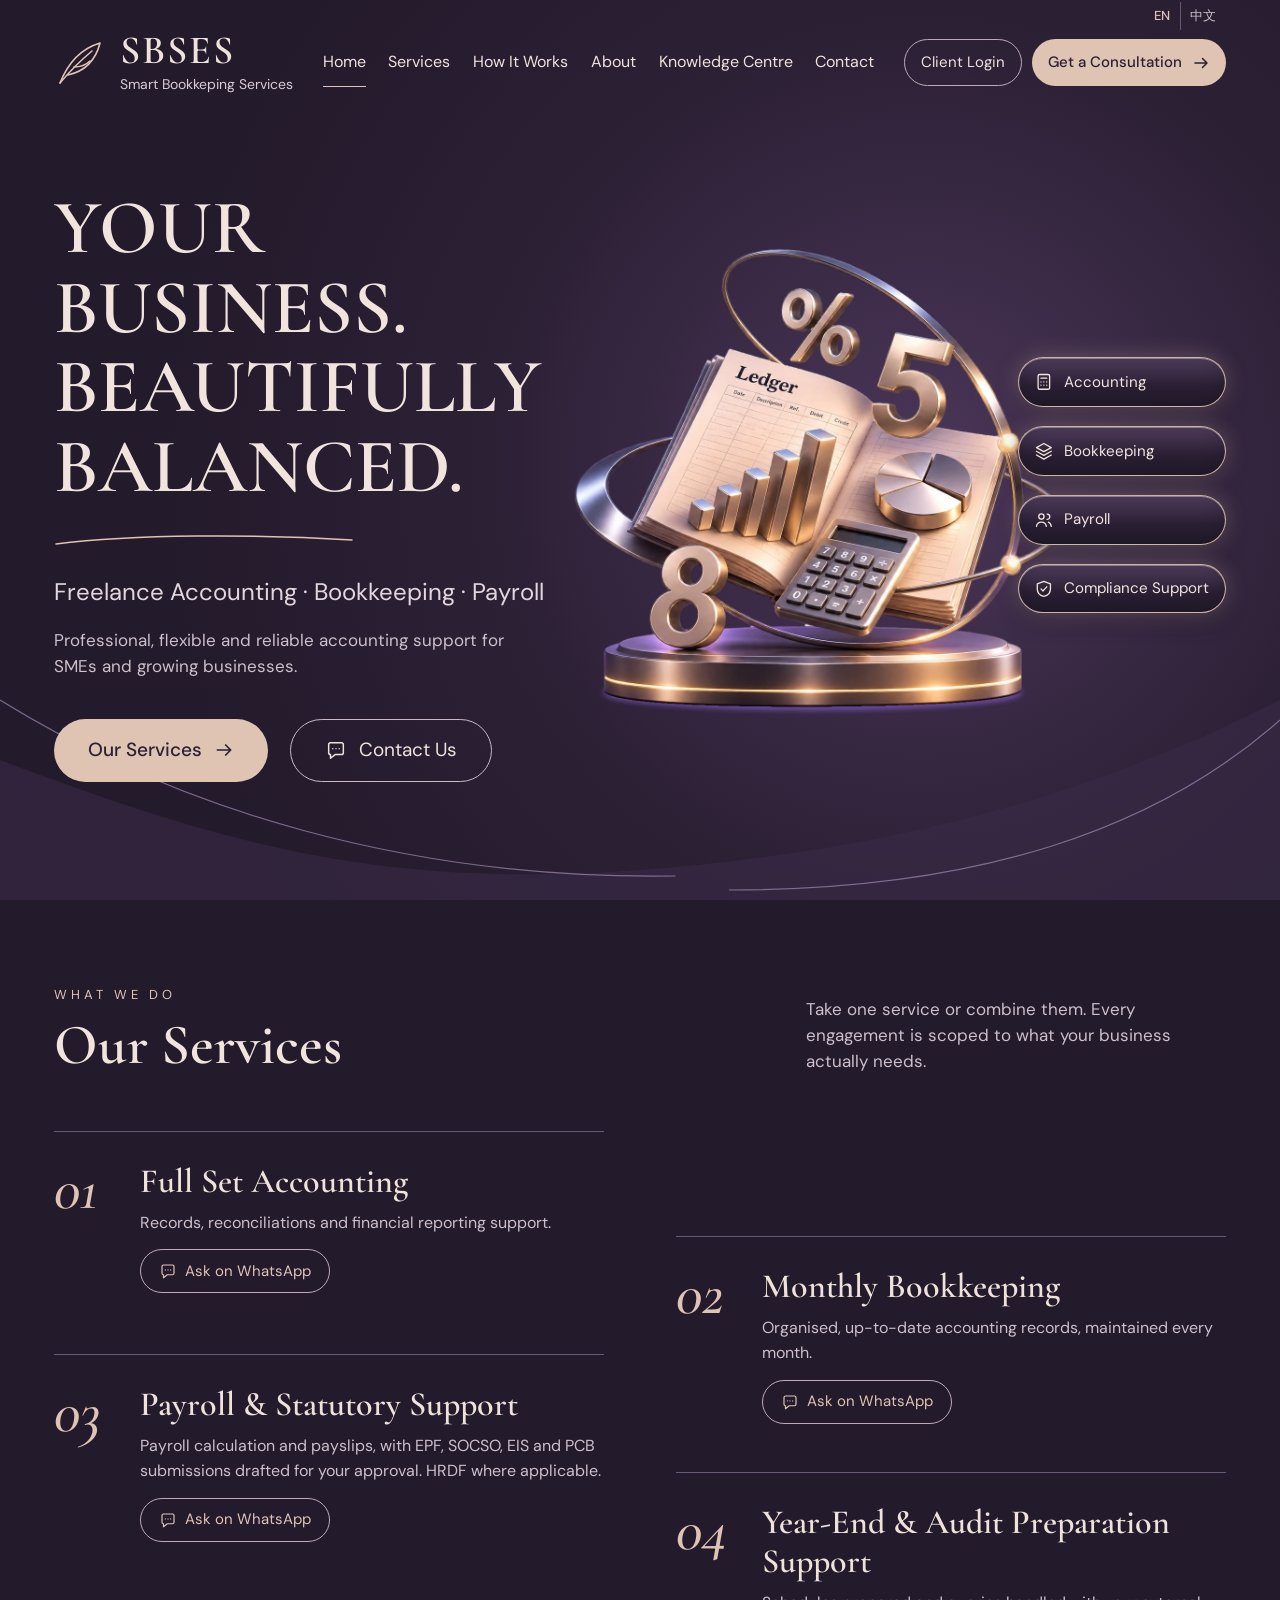
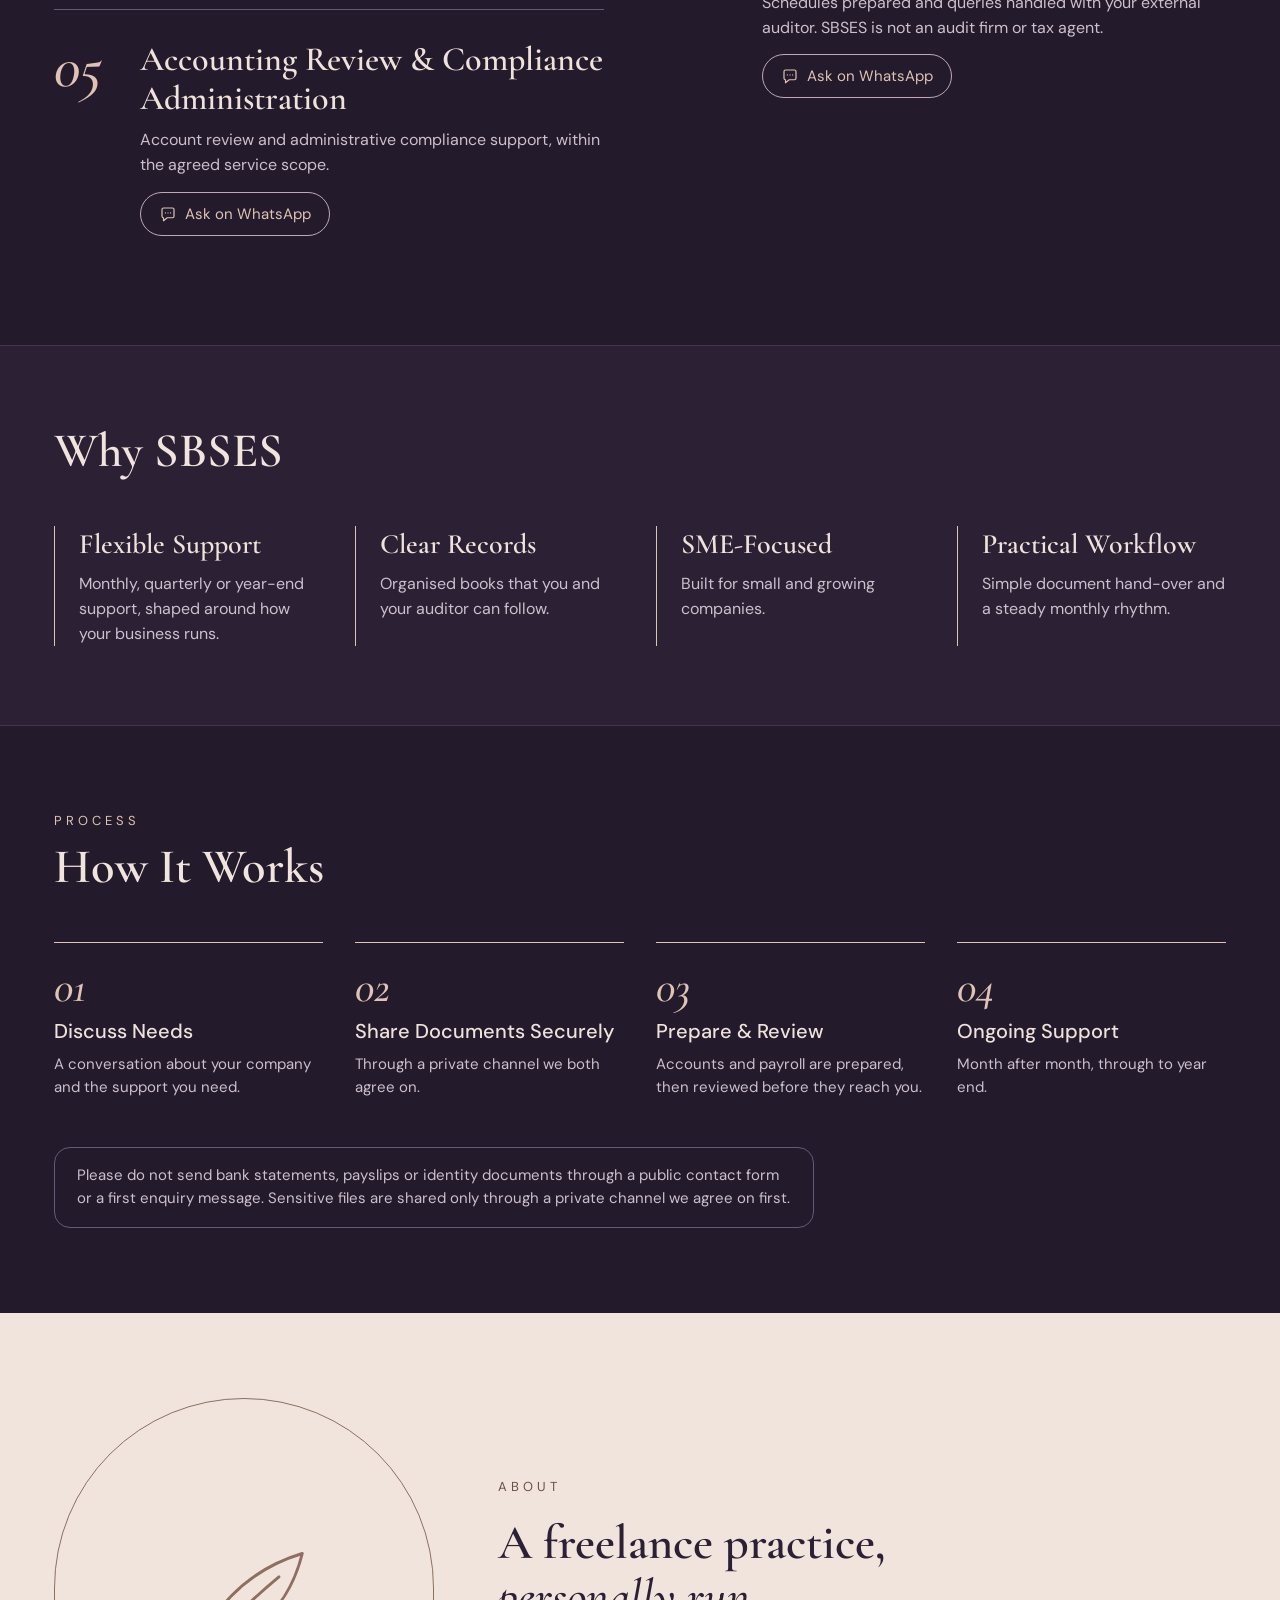
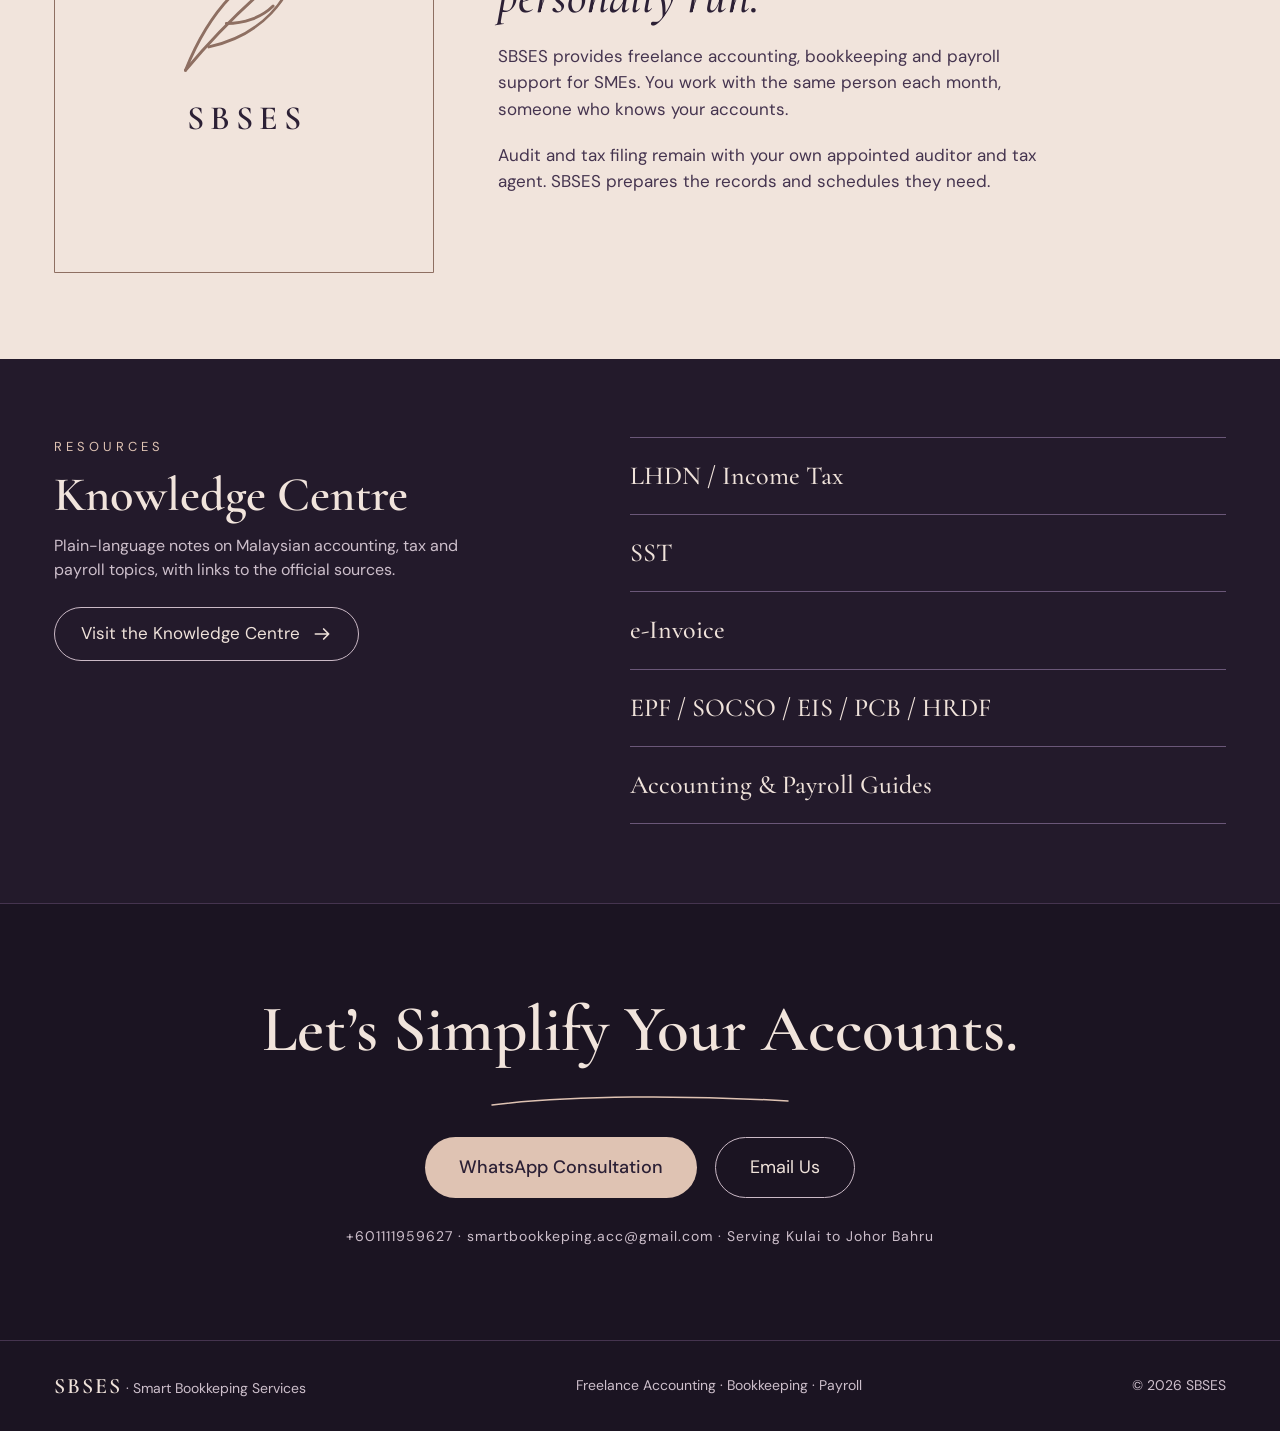
<file: docs/index.html>
<!doctype html>
<html lang="en">
<head>
<meta charset="utf-8">
<meta name="viewport" content="width=device-width, initial-scale=1">
<!-- Google Search Console ownership check for the Owner's Google account. Keep it: removing it un-verifies the site. -->
<meta name="google-site-verification" content="XezeQrdqusn9t3T8NXW2xold_0_0_d-Ofyp_4w5UFy8" />
<title>SBSES · Smart Bookkeping Services</title>
<meta name="description" content="Freelance accounting, bookkeeping and payroll support for SMEs and growing businesses.">
<meta name="theme-color" content="#231A2B">
<link rel="canonical" href="https://sbses.my/">
<link rel="alternate" hreflang="en" href="https://sbses.my/">
<link rel="alternate" hreflang="zh-Hans" href="https://sbses.my/?lang=zh">
<link rel="alternate" hreflang="x-default" href="https://sbses.my/">
<!-- Link preview (WhatsApp, social). Absolute URLs: these only resolve once the site is live on sbses.my. -->
<meta property="og:type" content="website">
<meta property="og:site_name" content="SBSES">
<meta property="og:title" content="SBSES · Smart Bookkeping Services">
<meta property="og:description" content="Freelance accounting, bookkeeping and payroll support for SMEs and growing businesses.">
<meta property="og:url" content="https://sbses.my/">
<meta property="og:image" content="https://sbses.my/assets/img/og-image.jpg">
<meta property="og:image:width" content="1200">
<meta property="og:image:height" content="630">
<meta name="twitter:card" content="summary_large_image">
<link rel="icon" href="assets/img/favicon.svg" type="image/svg+xml">
<link rel="preconnect" href="https://fonts.googleapis.com">
<link rel="preconnect" href="https://fonts.gstatic.com" crossorigin>
<link rel="stylesheet" href="https://fonts.googleapis.com/css2?family=Cormorant+Garamond:ital,wght@0,500;0,600;0,700;1,500&family=DM+Sans:wght@400;500;700&display=swap">
<link rel="stylesheet" href="assets/css/site.css">
</head>
<body data-page="home">

<a class="skip-link" href="#content">Skip to content</a>

<div class="hero" id="top">

  <svg class="hero__wave" aria-hidden="true" viewBox="0 0 1440 260" preserveAspectRatio="none" fill="none">
    <path class="hero__wave-fill" d="M0 120 C 240 200, 420 250, 720 230 C 1020 210, 1240 150, 1440 60 L1440 260 L0 260 Z"></path>
    <path class="hero__wave-line" d="M0 60 C 200 170, 460 240, 760 236"></path>
    <path class="hero__wave-line" d="M1440 80 C 1300 190, 1100 250, 820 250"></path>
  </svg>

  <header class="site-header wrap">
    <div class="lang-switch" data-lang-switch></div>
    <a class="brand" href="#top">
      <svg class="brand__mark" aria-hidden="true" viewBox="0 0 52 52" fill="none" stroke="currentColor" stroke-width="1.6" stroke-linecap="round" stroke-linejoin="round">
        <path d="M6 46 C 14 26, 26 12, 46 6 C 42 22, 32 34, 14 38"></path>
        <path d="M6 46 C 16 34, 26 24, 38 14"></path>
        <path d="M20 30 C 26 30, 32 28, 36 24"></path>
      </svg>
      <span class="brand__text">
        <span class="brand__short" data-text="brand.short"></span>
        <span class="brand__full" data-text="brand.full"></span>
      </span>
    </a>

    <button class="nav-toggle btn btn--outline btn--sm" type="button" aria-expanded="false" aria-controls="site-menu" data-nav-toggle>
      <svg class="icon" aria-hidden="true" viewBox="0 0 24 24" fill="none" stroke="currentColor" stroke-width="1.6" stroke-linecap="round"><path d="M4 8h16M4 16h16"></path></svg>
      <span class="nav-toggle__label" data-text="nav.menuLabel"></span>
    </button>

    <div class="site-header__menu" id="site-menu">
      <nav class="nav" data-aria-label="nav.ariaLabel">
        <ul class="nav__list" data-nav></ul>
      </nav>
      <div class="site-header__actions">
        <button class="btn btn--outline btn--sm" type="button" data-client-login>
          <span data-client-login-label></span>
        </button>
        <a class="btn btn--rose btn--sm" data-href="nav.cta.href">
          <span data-text="nav.cta.label"></span>
          <svg class="icon icon--arrow" aria-hidden="true" viewBox="0 0 24 24" fill="none" stroke="currentColor" stroke-width="2" stroke-linecap="round" stroke-linejoin="round"><path d="M4 12h16M14 6l6 6-6 6"></path></svg>
        </a>
      </div>
    </div>
  </header>

  <section class="hero__body wrap" id="content" tabindex="-1" aria-labelledby="hero-title">
    <div class="hero__copy">
      <h1 class="hero__title" id="hero-title" data-hero-title></h1>
      <svg class="flourish" aria-hidden="true" viewBox="0 0 300 16" fill="none"><path d="M2 12 C 80 2, 200 2, 298 8" stroke="currentColor" stroke-width="1.5" stroke-linecap="round"></path></svg>
      <p class="hero__strapline" data-text="hero.strapline"></p>
      <p class="hero__intro" data-text="hero.intro"></p>
      <div class="hero__actions">
        <a class="btn btn--rose btn--lg" data-href="hero.primary.href">
          <span data-text="hero.primary.label"></span>
          <svg class="icon icon--arrow" aria-hidden="true" viewBox="0 0 24 24" fill="none" stroke="currentColor" stroke-width="2" stroke-linecap="round" stroke-linejoin="round"><path d="M4 12h16M14 6l6 6-6 6"></path></svg>
        </a>
        <a class="btn btn--outline btn--lg" data-href="hero.secondary.href">
          <svg class="icon" aria-hidden="true" viewBox="0 0 24 24" fill="none" stroke="currentColor" stroke-width="1.6" stroke-linecap="round" stroke-linejoin="round"><path d="M4 6a2 2 0 0 1 2-2h12a2 2 0 0 1 2 2v9a2 2 0 0 1-2 2h-7l-5 4v-4H6a2 2 0 0 1-2-2z"></path><path d="M8.5 10.5h.01M12 10.5h.01M15.5 10.5h.01"></path></svg>
          <span data-text="hero.secondary.label"></span>
        </a>
      </div>
    </div>

    <div class="hero__art">
      <picture class="hero__scene">
        <source srcset="assets/img/hero-scene.webp" type="image/webp">
        <img src="assets/img/hero-scene.png" width="1066" height="1018" alt="" data-alt="hero.illustrationAlt" decoding="async">
      </picture>
      <ul class="hero__tags" data-hero-tags></ul>
    </div>
  </section>

</div>

<main id="main">

  <section class="section services wrap" id="services" aria-labelledby="services-title">
    <div class="section__head section__head--split">
      <div>
        <p class="eyebrow" data-text="services.eyebrow"></p>
        <h2 class="section__title section__title--xl" id="services-title" data-text="services.title"></h2>
      </div>
      <p class="section__intro" data-text="services.intro"></p>
    </div>
    <ol class="services__list" data-services></ol>
  </section>

  <section class="band why" aria-labelledby="why-title">
    <div class="section wrap">
      <h2 class="section__title" id="why-title" data-text="why.title"></h2>
      <ul class="why__list" data-why></ul>
    </div>
  </section>

  <section class="section process wrap" id="how-it-works" aria-labelledby="process-title">
    <div class="section__head">
      <p class="eyebrow" data-text="process.eyebrow"></p>
      <h2 class="section__title" id="process-title" data-text="process.title"></h2>
    </div>
    <ol class="process__list" data-steps></ol>
    <p class="notice" data-text="process.notice"></p>
  </section>

  <section class="about" id="about" aria-labelledby="about-title">
    <div class="section wrap about__inner">
      <div class="about__media" data-about-image></div>
      <div class="about__copy">
        <p class="eyebrow eyebrow--ink" data-text="about.eyebrow"></p>
        <h2 class="section__title" id="about-title">
          <span class="about__title-line" data-text="about.titleLead"></span>
          <span class="about__title-line about__title-line--accent" data-text="about.titleAccent"></span>
        </h2>
        <div class="about__text" data-about-paragraphs></div>
      </div>
    </div>
  </section>

  <section class="section knowledge wrap" id="knowledge-centre" aria-labelledby="knowledge-title">
    <div class="section__head">
      <p class="eyebrow" data-text="knowledge.eyebrow"></p>
      <h2 class="section__title" id="knowledge-title" data-text="knowledge.title"></h2>
      <p class="knowledge__teaser" data-text="knowledge.teaser"></p>
      <a class="btn btn--outline btn--lg knowledge__cta" data-href="knowledge.cta.href">
        <span data-text="knowledge.cta.label"></span>
        <svg class="icon icon--arrow" aria-hidden="true" viewBox="0 0 24 24" fill="none" stroke="currentColor" stroke-width="2" stroke-linecap="round" stroke-linejoin="round"><path d="M4 12h16M14 6l6 6-6 6"></path></svg>
      </a>
    </div>
    <ul class="knowledge__list" data-knowledge-topics></ul>
  </section>

  <section class="contact" id="contact" aria-labelledby="contact-title">
    <div class="wrap contact__inner">
      <h2 class="contact__title" id="contact-title" data-text="contact.title"></h2>
      <svg class="flourish" aria-hidden="true" viewBox="0 0 300 16" fill="none"><path d="M2 12 C 80 2, 200 2, 298 8" stroke="currentColor" stroke-width="1.5" stroke-linecap="round"></path></svg>
      <div class="contact__actions" data-contact-actions></div>
      <p class="contact__note" data-contact-note></p>
    </div>
  </section>

</main>

<footer class="site-footer">
  <div class="wrap site-footer__inner">
    <p><span class="site-footer__brand" data-text="brand.short"></span> · <span data-text="brand.full"></span></p>
    <p data-text="footer.strapline"></p>
    <p data-footer-legal></p>
  </div>
</footer>

<noscript>
  <p style="margin:0;padding:16px 20px;background:#231A2B;color:#EFE2DA;font-family:sans-serif">SBSES · Smart Bookkeping Services — Freelance Accounting · Bookkeeping · Payroll. Please enable JavaScript to view this site.</p>
</noscript>

<script src="assets/js/site-content.js"></script>
<script src="assets/js/site-content.zh.js"></script>
<script src="assets/js/knowledge-content.js"></script>
<script src="assets/js/main.js"></script>
<script src="assets/js/knowledge.js"></script>
<!-- Cloudflare Web Analytics: counts page views only; no cookies. Token is from the Owner's Cloudflare account (Web Analytics > sbses.my > Manage site). -->
<script type="module" src="https://static.cloudflareinsights.com/beacon.min.js" data-cf-beacon='{"token": "facaaa8df50844a79eca2c2375e7643a"}'></script>
</body>
</html>
</file>
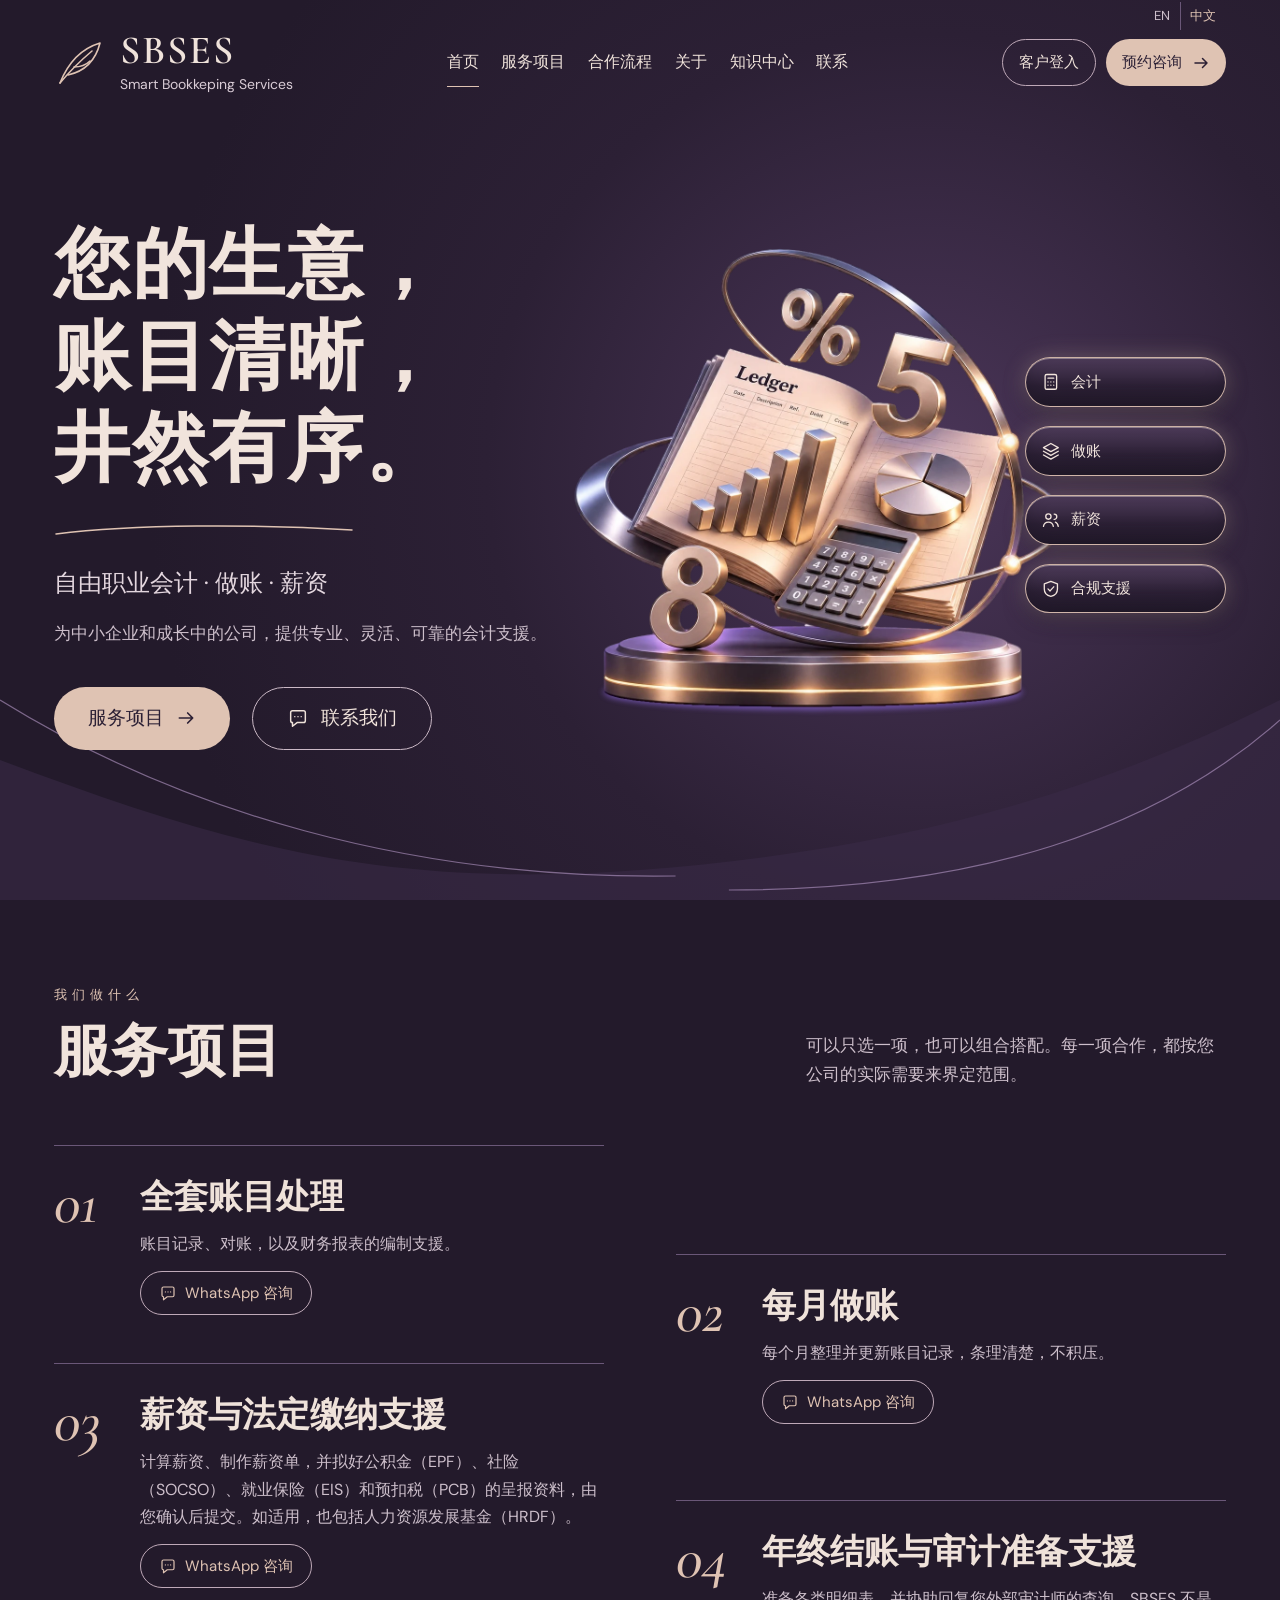
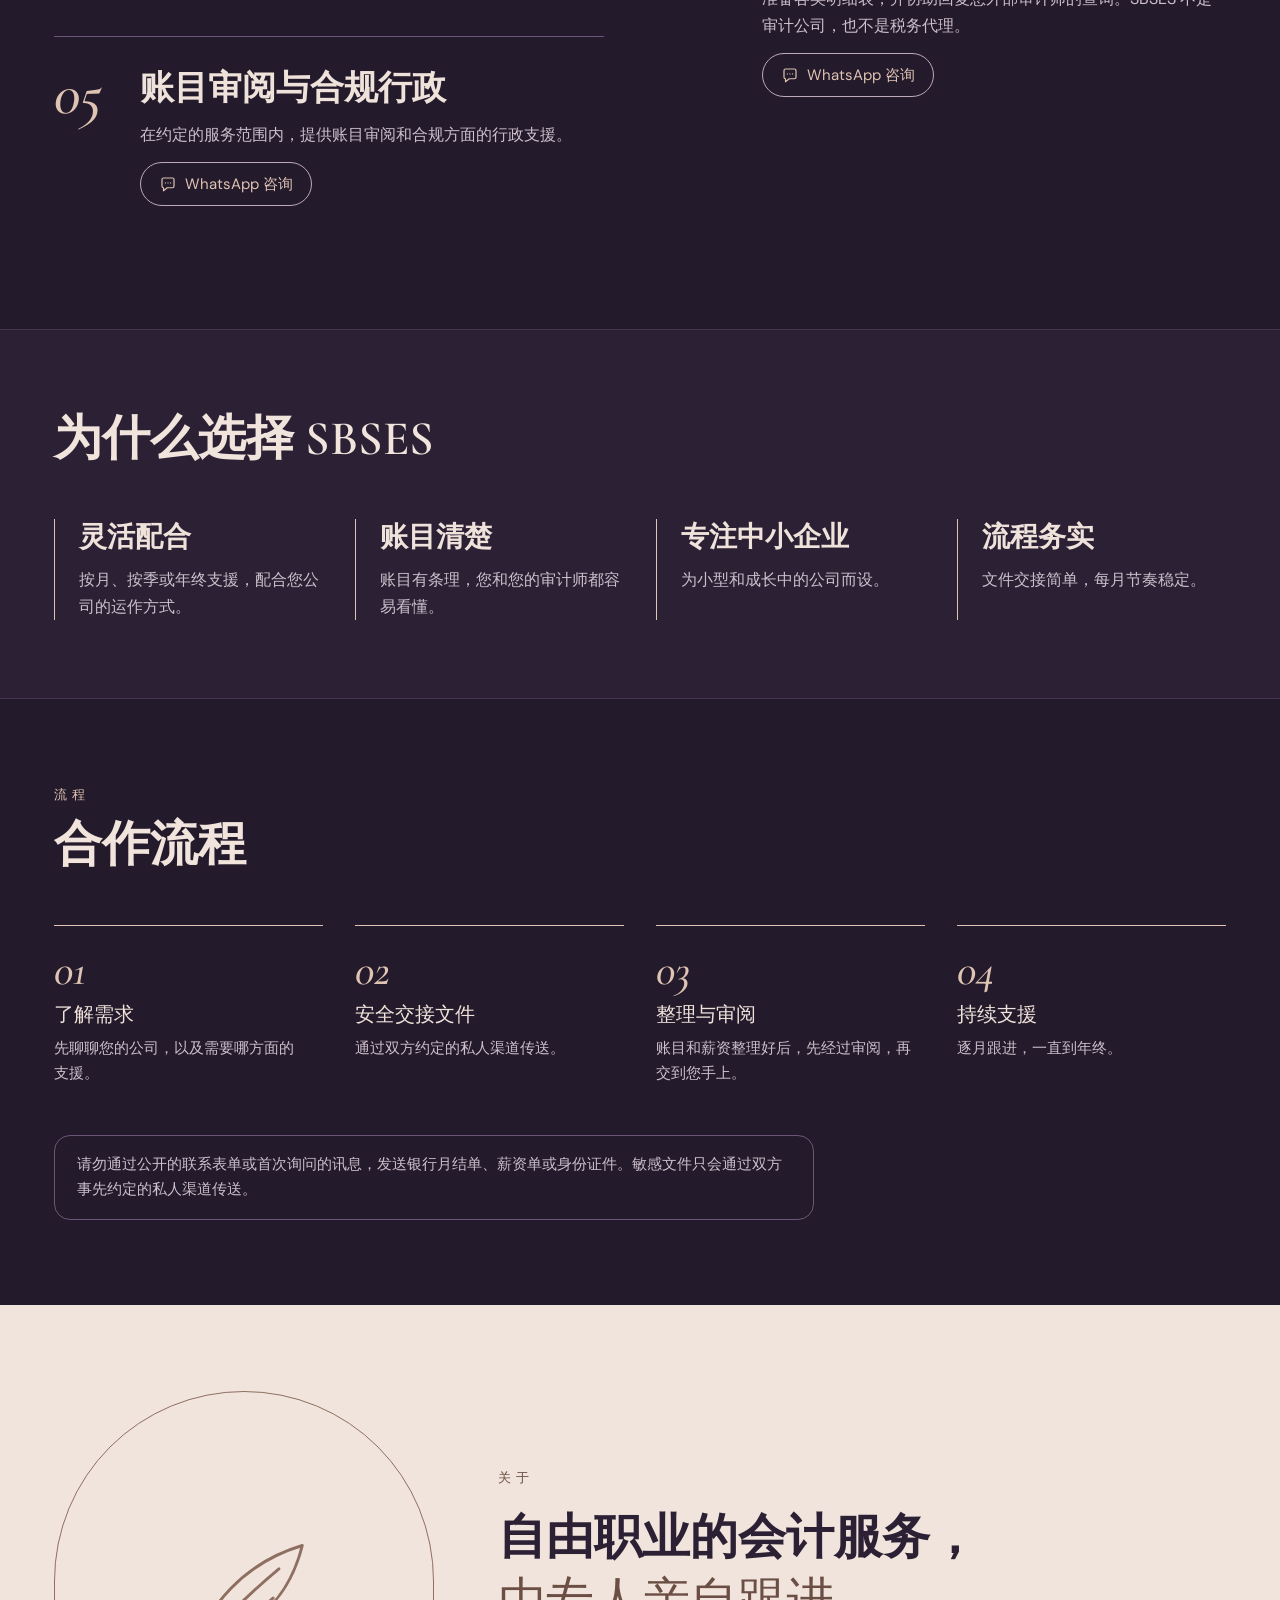
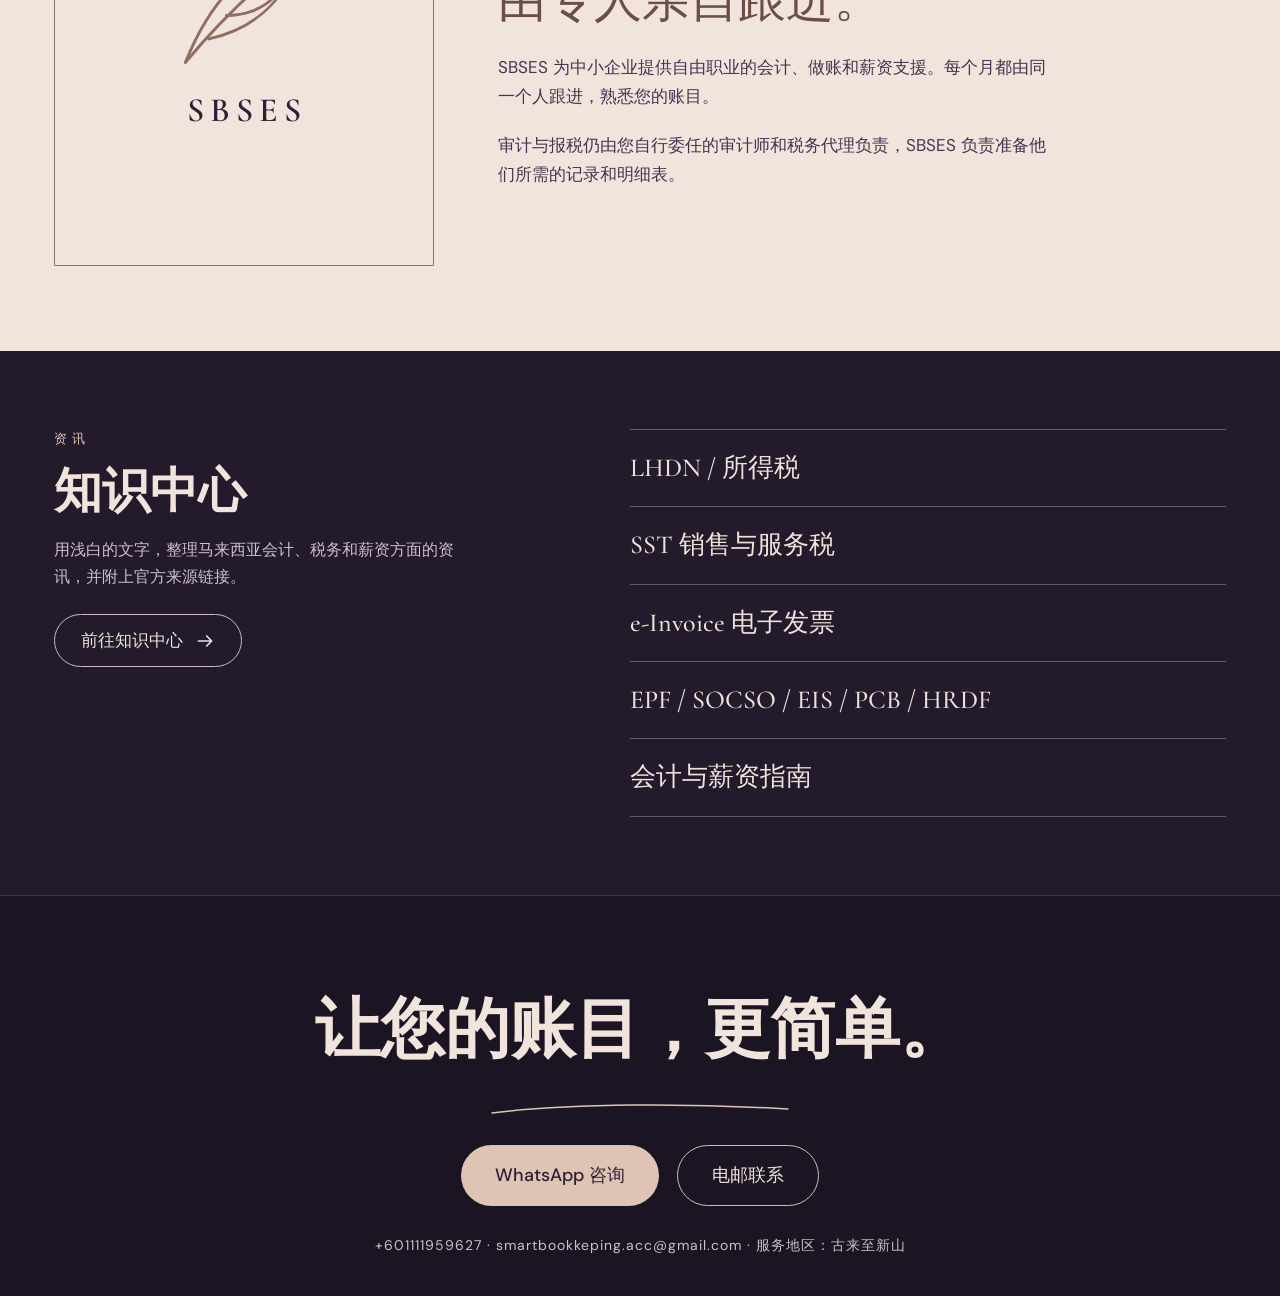
<file: docs/zh/index.html>
<!doctype html>
<html lang="zh-Hans">
<head>
<meta charset="utf-8">
<title>SBSES · 中文</title>
<meta name="robots" content="noindex">
<!-- Short address for the Chinese version (sbses.my/zh): forwards to the home page in Chinese. -->
<meta http-equiv="refresh" content="0; url=../index.html?lang=zh">
<link rel="canonical" href="https://sbses.my/?lang=zh">
</head>
<body>
<p><a href="../index.html?lang=zh">SBSES 中文版</a></p>
</body>
</html>
</file>
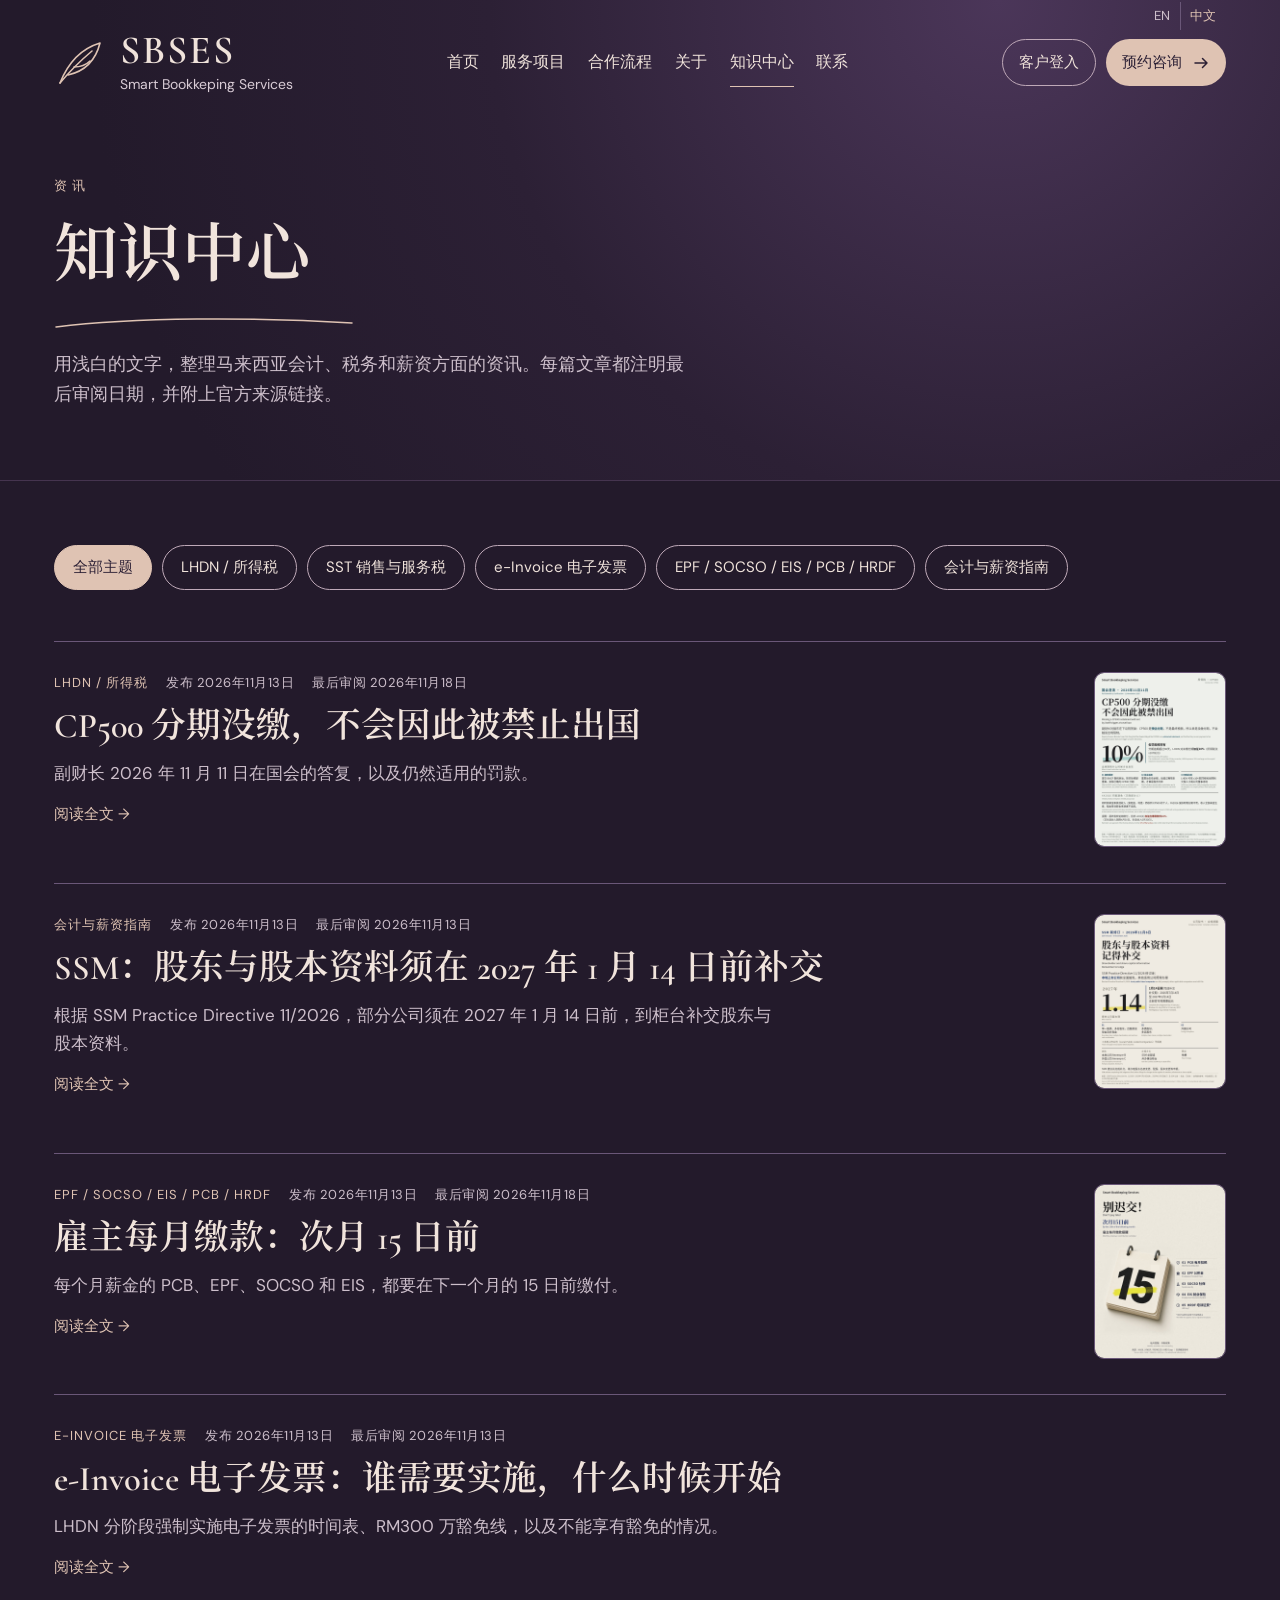
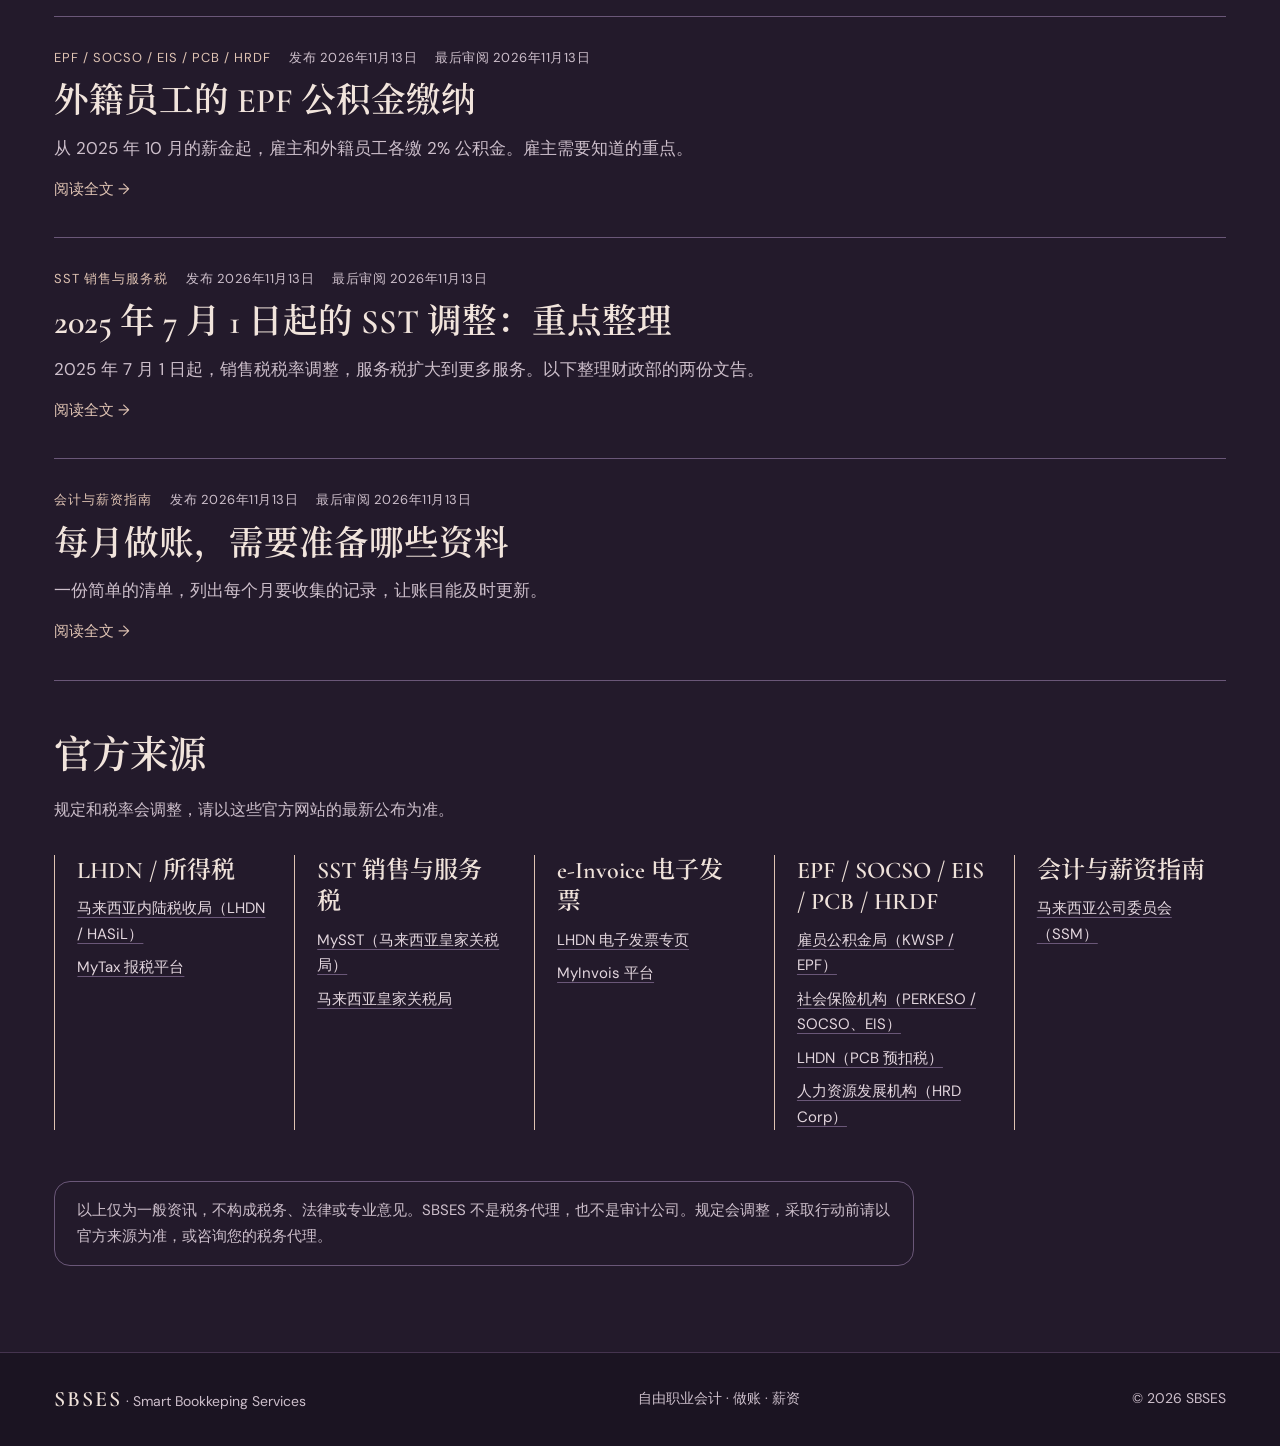
<file: docs/knowledge.html>
<!doctype html>
<html lang="en">
<head>
<meta charset="utf-8">
<meta name="viewport" content="width=device-width, initial-scale=1">
<title>Knowledge Centre · SBSES</title>
<meta name="description" content="Plain-language notes on Malaysian accounting, tax and payroll topics, with links to the official sources.">
<meta name="theme-color" content="#231A2B">
<link rel="canonical" href="https://sbses.my/knowledge.html">
<link rel="alternate" hreflang="en" href="https://sbses.my/knowledge.html">
<link rel="alternate" hreflang="zh-Hans" href="https://sbses.my/knowledge.html?lang=zh">
<meta property="og:type" content="website">
<meta property="og:site_name" content="SBSES">
<meta property="og:title" content="Knowledge Centre · SBSES">
<meta property="og:description" content="Plain-language notes on Malaysian accounting, tax and payroll topics, with links to the official sources.">
<meta property="og:image" content="https://sbses.my/assets/img/og-image.jpg">
<link rel="icon" href="assets/img/favicon.svg" type="image/svg+xml">
<link rel="preconnect" href="https://fonts.googleapis.com">
<link rel="preconnect" href="https://fonts.gstatic.com" crossorigin>
<link rel="stylesheet" href="https://fonts.googleapis.com/css2?family=Cormorant+Garamond:ital,wght@0,500;0,600;0,700;1,500&family=DM+Sans:wght@400;500;700&display=swap">
<link rel="stylesheet" href="assets/css/site.css">
</head>
<body data-page="knowledge">

<a class="skip-link" href="#main">Skip to content</a>

<div class="page-top">
  <header class="site-header wrap">
    <div class="lang-switch" data-lang-switch></div>
    <a class="brand" href="index.html">
      <svg class="brand__mark" aria-hidden="true" viewBox="0 0 52 52" fill="none" stroke="currentColor" stroke-width="1.6" stroke-linecap="round" stroke-linejoin="round">
        <path d="M6 46 C 14 26, 26 12, 46 6 C 42 22, 32 34, 14 38"></path>
        <path d="M6 46 C 16 34, 26 24, 38 14"></path>
        <path d="M20 30 C 26 30, 32 28, 36 24"></path>
      </svg>
      <span class="brand__text">
        <span class="brand__short" data-text="brand.short"></span>
        <span class="brand__full" data-text="brand.full"></span>
      </span>
    </a>

    <button class="nav-toggle btn btn--outline btn--sm" type="button" aria-expanded="false" aria-controls="site-menu" data-nav-toggle>
      <svg class="icon" aria-hidden="true" viewBox="0 0 24 24" fill="none" stroke="currentColor" stroke-width="1.6" stroke-linecap="round"><path d="M4 8h16M4 16h16"></path></svg>
      <span class="nav-toggle__label" data-text="nav.menuLabel"></span>
    </button>

    <div class="site-header__menu" id="site-menu">
      <nav class="nav" data-aria-label="nav.ariaLabel">
        <ul class="nav__list" data-nav></ul>
      </nav>
      <div class="site-header__actions">
        <button class="btn btn--outline btn--sm" type="button" data-client-login>
          <span data-client-login-label></span>
        </button>
        <a class="btn btn--rose btn--sm" data-href="nav.cta.href">
          <span data-text="nav.cta.label"></span>
          <svg class="icon icon--arrow" aria-hidden="true" viewBox="0 0 24 24" fill="none" stroke="currentColor" stroke-width="2" stroke-linecap="round" stroke-linejoin="round"><path d="M4 12h16M14 6l6 6-6 6"></path></svg>
        </a>
      </div>
    </div>
  </header>

  <div class="page-hero wrap">
    <p class="eyebrow" data-kc-eyebrow data-text="knowledge.eyebrow"></p>
    <h1 class="page-hero__title" data-kc-title data-text="knowledge.title"></h1>
    <svg class="flourish" aria-hidden="true" viewBox="0 0 300 16" fill="none"><path d="M2 12 C 80 2, 200 2, 298 8" stroke="currentColor" stroke-width="1.5" stroke-linecap="round"></path></svg>
    <p class="page-hero__intro" data-kc-intro data-text="knowledge.intro"></p>
  </div>
</div>

<main class="wrap kc" id="main" data-knowledge-page></main>

<footer class="site-footer">
  <div class="wrap site-footer__inner">
    <p><span class="site-footer__brand" data-text="brand.short"></span> · <span data-text="brand.full"></span></p>
    <p data-text="footer.strapline"></p>
    <p data-footer-legal></p>
  </div>
</footer>

<noscript>
  <p style="margin:0;padding:16px 20px;background:#231A2B;color:#EFE2DA;font-family:sans-serif">SBSES · Smart Bookkeping Services — Knowledge Centre. Please enable JavaScript to view this page.</p>
</noscript>

<script src="assets/js/site-content.js"></script>
<script src="assets/js/site-content.zh.js"></script>
<script src="assets/js/knowledge-content.js"></script>
<script src="assets/js/main.js"></script>
<script src="assets/js/knowledge.js"></script>
<!-- Cloudflare Web Analytics: counts page views only; no cookies. Token is from the Owner's Cloudflare account (Web Analytics > sbses.my > Manage site). -->
<script type="module" src="https://static.cloudflareinsights.com/beacon.min.js" data-cf-beacon='{"token": "facaaa8df50844a79eca2c2375e7643a"}'></script>
</body>
</html>
</file>
<file: docs/assets/css/site.css>
/*
 * SBSES — site styles.
 * Every colour below is taken from the Owner's visual reference (reference/ folder:
 * the 1440 hero and the full-page concept). Do not introduce colours that are not listed here.
 */
:root {
  /* plum ground */
  --plum-950: #1B1422;      /* contact + footer ground */
  --plum-900: #231A2B;      /* page ground, hero edges */
  --plum-800: #2C2035;      /* hero mid-tone, "Why" band, ink on light surfaces */
  --plum-700: #45344F;      /* section borders, body text on blush */
  --plum-500: #6A5778;      /* hairlines on plum */
  --plum-glow: #4B3659;     /* hero glow centre */
  --plum-wave: #3A2A47;     /* wave fill (60% opacity) */
  --plum-wave-line: #B79AC9;/* wave hairlines (60% opacity) */
  --plum-tag: #3A2B46;      /* service tag fill */

  /* rose gold / champagne */
  --rose: #DFC3B3;          /* buttons, logo mark, flourish, numerals, orbit lines */
  --cream: #F1E4DC;         /* headlines, tag text, About ground */
  --text: #EFE2DA;          /* nav and default text */
  --text-soft: #E3D6DE;     /* strapline */
  --text-muted: #CDBFCB;    /* body paragraphs */
  --text-tagline: #D9CCD6;  /* brand tagline */
  --line: #CBB9C6;          /* outline button border */
  --line-soft: #BFA9B8;     /* tag / small outline border */

  /* on the blush (About) surface */
  --bronze: #8E6F62;        /* arch outline (also ledger outline) */
  --bronze-ink: #6B4F45;    /* eyebrow on blush */
  --plum-note: #5A4868;     /* placeholder note on blush */

  --font-display: "Cormorant Garamond", "Cormorant", Georgia, "Times New Roman", "Noto Serif SC", "Songti SC", "STSong", "SimSun", serif;
  --font-body: "DM Sans", "Segoe UI", system-ui, -apple-system, Arial, "PingFang SC", "Microsoft YaHei", "Noto Sans SC", sans-serif;

  --gutter: clamp(20px, 5.556vw, 80px);
  --section-space: clamp(64px, 6.667vw, 96px);
}

*, *::before, *::after { box-sizing: border-box; }

html { -webkit-text-size-adjust: 100%; scroll-behavior: smooth; }

body {
  margin: 0;
  background: var(--plum-900);
  color: var(--text);
  font-family: var(--font-body);
  font-size: 17px;
  line-height: 1.55;
  -webkit-font-smoothing: antialiased;
}

a { color: inherit; text-decoration: none; }
ul, ol { margin: 0; padding: 0; list-style: none; }
h1, h2, h3, p { margin: 0; }
svg { display: block; }
img { display: block; max-width: 100%; }

:focus-visible { outline: 2px solid var(--cream); outline-offset: 3px; }

.skip-link {
  position: absolute;
  left: 16px;
  top: -80px;
  z-index: 10;
  padding: 10px 18px;
  border-radius: 999px;
  background: var(--rose);
  color: var(--plum-800);
  font-weight: 500;
}
.skip-link:focus { top: 16px; }

.wrap {
  width: 100%;
  max-width: 1440px;
  margin-inline: auto;
  padding-inline: var(--gutter);
}

.icon { width: 22px; height: 22px; flex: none; }

.flourish { width: min(300px, 70%); height: 16px; color: var(--rose); }

/* ---------- buttons (capsule) ---------- */
.btn {
  display: inline-flex;
  align-items: center;
  justify-content: center;
  gap: 12px;
  border-radius: 999px;
  font-family: inherit;
  line-height: 1.5;
  white-space: nowrap;
  cursor: pointer;
  transition: background-color .2s ease, border-color .2s ease, color .2s ease;
}
.btn--rose { background: var(--rose); color: var(--plum-800); font-weight: 500; border: 0; }
.btn--rose:hover { background: var(--cream); }
.btn--outline { background: transparent; color: var(--text); border: 1.5px solid var(--line); }
.btn--outline:hover { border-color: var(--cream); color: var(--cream); }
.btn--lg { font-size: 19px; padding: 16px 34px; }
.btn--lg .icon--arrow { width: 20px; height: 20px; }
.btn--sm { font-size: 15px; padding: 13px 22px; gap: 10px; }
.btn--sm.btn--outline { border-width: 1px; border-color: var(--line-soft); padding: 12px 20px; }
.btn--sm .icon--arrow { width: 18px; height: 18px; }

/* unavailable until the Owner supplies real contact details */
.btn:disabled { opacity: .45; cursor: not-allowed; }
.btn--rose:disabled:hover { background: var(--rose); }
.btn--outline:disabled:hover { border-color: var(--line); color: var(--text); }

/* disabled control with an explanatory hint (Client Login) */
.btn[aria-disabled="true"] { position: relative; cursor: not-allowed; }
.btn[aria-disabled="true"]:hover { border-color: var(--line-soft); color: var(--text); }
.btn[aria-disabled="true"]::after {
  content: attr(data-hint);
  position: absolute;
  top: calc(100% + 10px);
  right: 0;
  padding: 8px 14px;
  border-radius: 12px;
  background: var(--plum-tag);
  border: 1px solid var(--line-soft);
  color: var(--cream);
  font-size: 13px;
  white-space: nowrap;
  opacity: 0;
  transform: translateY(-4px);
  pointer-events: none;
  transition: opacity .2s ease, transform .2s ease;
  z-index: 5;
}
.btn[aria-disabled="true"]:hover::after,
.btn[aria-disabled="true"]:focus-visible::after,
.btn[aria-disabled="true"].is-hinting::after { opacity: 1; transform: none; }

/* ---------- hero shell ---------- */
.hero {
  position: relative;
  overflow: hidden;
  min-height: 900px;
  background: radial-gradient(circle at 72% 52%, var(--plum-glow) 0%, var(--plum-800) 42%, var(--plum-900) 75%);
}

.hero__wave { position: absolute; left: 0; bottom: 0; width: 100%; height: 260px; }
.hero__wave-fill { fill: var(--plum-wave); opacity: .6; }
.hero__wave-line { stroke: var(--plum-wave-line); stroke-width: 1.2; opacity: .6; vector-effect: non-scaling-stroke; }

/* ---------- header ---------- */
.site-header {
  position: relative;
  z-index: 2;
  display: flex;
  align-items: center;
  justify-content: space-between;
  gap: 24px;
  padding-block: 30px;
}

.brand { display: flex; align-items: center; gap: 14px; }
.brand__mark { width: 52px; height: 52px; color: var(--rose); flex: none; }
.brand__text { display: flex; flex-direction: column; }
.brand__short {
  font-family: var(--font-display);
  font-size: 40px;
  font-weight: 600;
  letter-spacing: 2px;
  line-height: 1;
  color: var(--text);
}
.brand__full { margin-top: 4px; font-size: 14px; line-height: 1.5; color: var(--text-tagline); white-space: nowrap; }

.nav-toggle { display: none; }
.site-header__menu { display: contents; }

.nav__list { display: flex; align-items: center; gap: 34px; }
.nav__link {
  display: block;
  padding: 12px 0;
  font-size: 16px;
  line-height: 1.5;
  white-space: nowrap;
  border-bottom: 1.5px solid transparent;
  transition: border-color .2s ease, color .2s ease;
}
.nav__link:hover { color: #FFFFFF; }
.nav__link[aria-current] { border-bottom-color: var(--rose); }

.site-header__actions { display: flex; align-items: center; gap: 12px; }

/* ---------- hero body ---------- */
.hero__body:focus { outline: none; }
.hero__body {
  position: relative;
  z-index: 1;
  display: flex;
  align-items: center;
  justify-content: space-between;
  min-height: 720px;
}

.hero__copy {
  flex: 1 1 0;
  min-width: 0;
  max-width: 580px;
  display: flex;
  flex-direction: column;
  align-items: flex-start;
  gap: 26px;
}

.hero__title {
  font-family: var(--font-display);
  font-size: clamp(46px, 5.972vw, 86px);
  font-weight: 600;
  line-height: 1.04;
  text-transform: uppercase;
  color: var(--cream);
}
.hero__title-line { display: block; white-space: nowrap; }

.hero__copy .flourish { width: 300px; max-width: 80%; }

.hero__strapline { font-size: 24px; line-height: 1.5; color: var(--text-soft); }

.hero__intro { margin-top: -8px; max-width: 470px; font-size: 17px; line-height: 1.5; color: var(--text-muted); }

.hero__actions { display: flex; flex-wrap: wrap; gap: 22px; margin-top: 14px; }

/* ---------- hero scene (Owner's 3D render) + glowing service tags ---------- */
.hero__art {
  position: relative;
  flex: none;
  width: min(740px, 51.4vw);
  aspect-ratio: 740 / 660;
  /* tag sizes follow the width of this box (cqw units below) */
  container-type: inline-size;
}
/* the render sits on the left of the box; its ring and glowing nodes reach the tag column */
.hero__scene img {
  position: absolute;
  left: 0;
  top: 50%;
  width: 75.7%;
  height: auto;
  transform: translateY(-50%);
}

.hero__tags {
  position: absolute;
  right: 0;
  top: 50%;
  width: max-content;
  min-width: 30.6%;
  transform: translateY(-50%);
  display: flex;
  flex-direction: column;
  gap: 22px;
  gap: clamp(10px, 2.9cqw, 22px);
}
.tag {
  display: flex;
  align-items: center;
  gap: 10px;
  padding: 14px 18px;
  padding: clamp(8px, 1.9cqw, 14px) clamp(11px, 2.4cqw, 18px);
  border-radius: 999px;
  /* plum glass with a rose-gold rim and soft glow, all from the site palette */
  background: linear-gradient(180deg, #4D3B59 0%, #2C2035 58%, #231A2B 100%);
  border: 1.5px solid rgba(223, 195, 179, .9);
  box-shadow:
    0 0 22px rgba(223, 195, 179, .3),
    0 8px 20px rgba(27, 20, 34, .55),
    inset 0 1px 0 rgba(241, 228, 220, .4),
    inset 0 -10px 16px rgba(27, 20, 34, .35);
  color: var(--cream);
  font-size: 17px;
  font-size: clamp(12px, 2.3cqw, 17px);
  line-height: 1.5;
  white-space: nowrap;
  text-decoration: none;
  cursor: pointer;
  touch-action: manipulation;
  -webkit-tap-highlight-color: transparent;
  transition: transform .2s ease, box-shadow .2s ease, border-color .2s ease;
}
/* gold glow + slight lift on hover and keyboard focus; pressed state for touch */
.tag:hover,
.tag:focus-visible {
  border-color: var(--cream);
  box-shadow:
    0 0 0 1px rgba(223, 195, 179, .55),
    0 0 34px rgba(223, 195, 179, .7),
    0 10px 24px rgba(27, 20, 34, .6),
    inset 0 1px 0 rgba(241, 228, 220, .55),
    inset 0 -10px 16px rgba(27, 20, 34, .3);
  transform: scale(1.04);
}
.tag:focus-visible { outline: 2px solid var(--cream); outline-offset: 4px; }
.tag:active { transform: scale(.98); }
@media (pointer: coarse) { .tag { min-height: 44px; } }
.tag .icon { width: 22px; height: 22px; width: clamp(15px, 3cqw, 22px); height: clamp(15px, 3cqw, 22px); }

/* ---------- shared section pieces ---------- */
.section { padding-block: var(--section-space); }

.section__head { display: flex; flex-direction: column; gap: 10px; }
.section__head--split {
  flex-direction: row;
  flex-wrap: wrap;
  align-items: flex-end;
  justify-content: space-between;
  gap: 24px 48px;
}
.section__head--split > div { display: flex; flex-direction: column; gap: 10px; }

.eyebrow {
  font-size: 13px;
  line-height: 1.5;
  letter-spacing: 4px;
  text-transform: uppercase;
  color: var(--rose);
}
.eyebrow--ink { color: var(--bronze-ink); }

.section__title {
  font-family: var(--font-display);
  font-size: clamp(38px, 3.778vw, 54.4px);
  font-weight: 600;
  line-height: 1.1;
  color: var(--cream);
}
.section__title--xl { font-size: clamp(42px, 4.444vw, 64px); line-height: 1.05; }

.section__intro { max-width: 420px; font-size: 17px; color: var(--text-muted); }

/* ---------- services: editorial, staggered two-column list ---------- */
.services { padding-bottom: calc(var(--section-space) - 24px); }

.services__list {
  margin-top: 56px;
  display: grid;
  grid-template-columns: repeat(2, minmax(0, 1fr));
  column-gap: 72px;
}
.service {
  grid-row-end: span 2;
  align-self: start;
  display: flex;
  gap: 28px;
  padding: 30px 0 48px;
  border-top: 1px solid var(--plum-500);
}
.service:nth-child(odd)  { grid-column: 1; }
.service:nth-child(even) { grid-column: 2; }
.service:nth-child(1) { grid-row-start: 1; }
.service:nth-child(2) { grid-row-start: 2; }
.service:nth-child(3) { grid-row-start: 3; }
.service:nth-child(4) { grid-row-start: 4; }
.service:nth-child(5) { grid-row-start: 5; }

.service__number {
  flex: none;
  min-width: 58px;
  font-family: var(--font-display);
  font-size: 60px;
  font-style: italic;
  font-weight: 500;
  line-height: .9;
  color: var(--rose);
}
.service__body { display: flex; flex-direction: column; gap: 10px; }
.service__title { font-family: var(--font-display); font-size: 34px; font-weight: 600; line-height: 1.15; }
.service__text { font-size: 16px; color: var(--text-muted); }

/* a service reached from a hero tag or a shared link: clear of the top edge, and marked */
.service { scroll-margin-top: 28px; transition: border-color .3s ease; }
.service:target { border-top: 2px solid var(--rose); padding-top: 29px; }
.service:target .service__title { color: var(--rose); }

/* WhatsApp enquiry link under each service */
.service__ask {
  align-self: flex-start;
  display: inline-flex;
  align-items: center;
  gap: 8px;
  min-height: 44px;
  margin-top: 4px;
  padding: 8px 18px;
  border: 1px solid var(--line-soft);
  border-radius: 999px;
  font-size: 15px;
  line-height: 1.5;
  color: var(--rose);
  touch-action: manipulation;
  transition: border-color .2s ease, color .2s ease, background-color .2s ease;
}
.service__ask .icon { width: 18px; height: 18px; }
.service__ask:hover, .service__ask:focus-visible { border-color: var(--rose); color: var(--cream); background: rgba(223, 195, 179, .08); }

/* ---------- why ---------- */
.band { background: var(--plum-800); border-block: 1px solid var(--plum-700); }
.why .section { padding-block: clamp(60px, 6.111vw, 88px); display: flex; flex-direction: column; gap: 48px; }

.why__list, .process__list {
  display: grid;
  grid-template-columns: repeat(4, minmax(0, 1fr));
  gap: 40px 32px;
}
.why__item { display: flex; flex-direction: column; gap: 10px; padding-left: 24px; border-left: 1px solid var(--rose); }
.why__item-title { font-family: var(--font-display); font-size: 28px; font-weight: 600; line-height: 1.3; }
.why__item-text { font-size: 16px; color: var(--text-muted); }

/* ---------- how it works ---------- */
.process { display: flex; flex-direction: column; gap: 48px; }

.step { display: flex; flex-direction: column; gap: 8px; padding-top: 22px; border-top: 1px solid var(--rose); }
.step__number {
  font-family: var(--font-display);
  font-size: 44px;
  font-style: italic;
  font-weight: 500;
  line-height: 1;
  color: var(--rose);
}
.step__title { font-size: 20px; font-weight: 500; line-height: 1.4; }
.step__text { font-size: 15px; color: var(--text-muted); }

.notice {
  max-width: 760px;
  padding: 16px 22px;
  border: 1px solid var(--plum-500);
  border-radius: 16px;
  font-size: 15px;
  color: var(--text-muted);
}

/* ---------- about (blush surface) ---------- */
.about { background: var(--cream); color: var(--plum-800); }
.about__inner { display: flex; align-items: center; gap: 64px; }

.about__media {
  flex: 0 1 380px;
  min-width: 260px;
  aspect-ratio: 4 / 5;
  overflow: hidden;
  display: flex;
  align-items: center;
  justify-content: center;
  padding: 24px;
  border: 1px solid var(--bronze);
  border-radius: 200px 200px 0 0;
  text-align: center;
}
.about__media img { width: calc(100% + 48px); max-width: none; height: calc(100% + 48px); margin: -24px; object-fit: cover; }
.about__placeholder { font-size: 13px; letter-spacing: 2px; text-transform: uppercase; color: var(--plum-note); }
.about__placeholder span { display: block; }

.about__copy { flex: 1 1 440px; display: flex; flex-direction: column; gap: 20px; }
.about .section__title { color: var(--plum-800); }
.about__title-line { display: block; }
.about__title-line--accent { font-style: italic; font-weight: 500; }
.about__text { display: flex; flex-direction: column; gap: 20px; }
.about__text p { max-width: 560px; font-size: 17px; color: var(--plum-700); }

/* ---------- knowledge centre (coming soon) ---------- */
.knowledge {
  padding-block: clamp(60px, 6.111vw, 88px);
  display: flex;
  align-items: flex-start;
  justify-content: space-between;
  gap: 40px;
}
.knowledge .section__head { flex: 1 1 360px; gap: 12px; }
.knowledge__list { flex: 1 1 420px; max-width: 650px; }
.knowledge__item {
  padding: 18px 0;
  border-top: 1px solid var(--plum-500);
  font-family: var(--font-display);
  font-size: 26px;
  font-weight: 500;
  line-height: 1.55;
}
.knowledge__item:last-child { border-bottom: 1px solid var(--plum-500); }

/* ---------- contact ---------- */
.contact { background: var(--plum-950); border-top: 1px solid var(--plum-700); }
.contact__inner {
  padding-block: clamp(72px, 7.222vw, 104px);
  display: flex;
  flex-direction: column;
  align-items: center;
  gap: 28px;
  text-align: center;
}
.contact__title {
  font-family: var(--font-display);
  font-size: clamp(40px, 5.111vw, 73.6px);
  font-weight: 600;
  line-height: 1.05;
  color: var(--cream);
}
.contact__actions { display: flex; flex-wrap: wrap; justify-content: center; gap: 18px; }
.contact__actions .btn--lg { font-size: 18px; }
.contact__note { display: flex; flex-direction: column; gap: 4px; font-size: 14px; letter-spacing: 1px; color: var(--text-muted); }

/* ---------- footer ---------- */
.site-footer { background: var(--plum-950); border-top: 1px solid var(--plum-700); }
.site-footer__inner {
  padding-block: 28px;
  display: flex;
  flex-wrap: wrap;
  align-items: center;
  justify-content: space-between;
  gap: 12px 32px;
  font-size: 14px;
  color: var(--text-muted);
}
.site-footer__brand {
  font-family: var(--font-display);
  font-size: 22px;
  font-weight: 600;
  letter-spacing: 2px;
  color: var(--text);
}
.site-footer a { text-decoration: underline; text-underline-offset: 3px; }
.site-footer a:hover { color: var(--cream); }

/* =====================================================================
   Responsive
   ===================================================================== */

/* laptop widths (1280 / 1366): the full navigation stays, with tighter gutters and gaps
   so brand + six links + two buttons fit on one line */
@media (min-width: 1240px) and (max-width: 1439.98px) {
  :root { --gutter: calc(48px + (100vw - 1240px) * 0.16); }
  .site-header { gap: 12px; }
  .nav__list { gap: calc(20px + (100vw - 1240px) * 0.07); }
  .site-header__actions { gap: 10px; }
  .site-header .btn--sm { padding: 12px 16px; }
  .site-header .btn--sm.btn--outline { padding: 11px 16px; }
}

/* two-column hero under a collapsed menu: keep the headline clear of the illustration */
@media (min-width: 1100px) and (max-width: 1239.98px) {
  .hero__title { font-size: 5.2vw; }
  .hero__art { width: 48vw; }
}

/* short desktop windows (typical laptops): scale the first screen to the window height so
   the headline and both buttons stay above the fold. Does not apply at 900px tall and up. */
@media (min-width: 1100px) and (max-height: 820px) {
  .hero { min-height: 0; }
  .hero__body { min-height: max(440px, calc(100vh - 125px)); }
  .hero__copy { gap: 20px; }
}
@media (min-width: 1240px) and (max-height: 820px) {
  .hero__title { font-size: min(5.972vw, 8.8vh, 86px); }
  .hero__art { width: min(740px, 51.4vw, calc((100vh - 125px) * 1.12)); }
}
@media (min-width: 1100px) and (max-width: 1239.98px) and (max-height: 820px) {
  .hero__title { font-size: min(5.2vw, 8.8vh); }
  .hero__art { width: min(48vw, calc((100vh - 113px) * 1.12)); }
}

/* collapse the navigation into a menu */
@media (max-width: 1239.98px) {
  .site-header { flex-wrap: wrap; gap: 16px 24px; padding-block: 24px; }
  .nav-toggle { display: inline-flex; }

  .site-header__menu {
    display: none;
    flex: 1 0 100%;
    flex-direction: column;
    gap: 20px;
    padding: 8px 0 12px;
  }
  .site-header__menu.is-open { display: flex; }

  .nav__list { flex-direction: column; align-items: stretch; gap: 0; }
  .nav__list li { border-top: 1px solid var(--plum-700); }
  .nav__list li:last-child { border-bottom: 1px solid var(--plum-700); }
  .nav__link { padding: 13px 0; border-bottom: 0; font-size: 17px; }
  .nav__link[aria-current] { color: var(--rose); }

  .site-header__actions { flex-wrap: wrap; }
  .btn[aria-disabled="true"]::after { right: auto; left: 0; }
}

/* stack the hero */
@media (max-width: 1099.98px) {
  .hero { min-height: 0; }
  .hero__body {
    flex-direction: column;
    align-items: stretch;
    gap: 40px;
    min-height: 0;
    padding-block: 32px 150px;
  }
  .hero__copy { flex: none; max-width: 640px; }
  .hero__title { font-size: clamp(38px, 11.8vw, 78px); }
  .hero__art { align-self: center; width: min(100%, 640px); }

  .why__list, .process__list { grid-template-columns: repeat(2, minmax(0, 1fr)); }
  .about__inner { gap: 48px; }
}

@media (max-width: 899.98px) {
  .services__list { display: block; margin-top: 40px; }
  .service { padding: 26px 0 36px; }
  .service:target { padding-top: 25px; }

  .knowledge { flex-direction: column; align-items: stretch; }
  .knowledge .section__head, .knowledge__list { flex: none; max-width: none; }

  .about__inner { flex-direction: column; align-items: flex-start; }
  .about__media { flex: none; width: min(100%, 340px); }
  .about__copy { flex: none; }

  .site-footer__inner { flex-direction: column; align-items: flex-start; }
}

@media (max-width: 599.98px) {
  body { font-size: 16px; }

  .brand { gap: 10px; }
  .brand__mark { width: 42px; height: 42px; }
  .brand__short { font-size: 32px; }
  .brand__full { font-size: 12px; }
  .nav-toggle.btn--sm { padding: 10px 16px; }

  .hero__wave { height: 150px; }
  .hero__body { gap: 32px; padding-block: 20px 96px; }
  .hero__copy { gap: 22px; }
  .hero__strapline { font-size: 18px; }
  .hero__intro { font-size: 16px; }
  .hero__actions { gap: 12px; align-self: stretch; }
  .hero__actions .btn, .contact__actions .btn { flex: 1 1 auto; }
  .btn--lg, .contact__actions .btn--lg { font-size: 17px; padding: 14px 24px; }

  /* phone: the render takes the full width, tags wrap underneath it */
  .hero__art { aspect-ratio: auto; display: flex; flex-direction: column; gap: 22px; }
  .hero__scene img { position: static; width: 100%; transform: none; }
  .hero__tags { position: static; width: auto; transform: none; flex-direction: row; flex-wrap: wrap; gap: 10px; }
  .hero__tag-item { flex: 1 1 auto; }
  .tag { justify-content: center; gap: 8px; padding: 10px 14px; min-height: 44px; font-size: 14px; }
  .tag .icon { width: 18px; height: 18px; }

  .service { gap: 18px; }
  .service__number { min-width: 44px; font-size: 46px; }
  .service__title { font-size: 28px; }

  .why__list, .process__list { grid-template-columns: 1fr; gap: 32px; }
  .why .section, .process { gap: 36px; }

  .knowledge__item { font-size: 23px; padding: 16px 0; }
  .contact__actions { align-self: stretch; gap: 12px; }
  .contact__note { letter-spacing: .5px; }
}

/* very narrow phones */
@media (max-width: 399.98px) {
  /* icon-only menu button; the label stays available to screen readers */
  .nav-toggle__label {
    position: absolute;
    width: 1px;
    height: 1px;
    overflow: hidden;
    clip-path: inset(50%);
    white-space: nowrap;
  }
  .nav-toggle.btn--sm { position: relative; padding: 11px 14px; }
}
@media (max-width: 359.98px) {
  .tag { gap: 6px; padding: 9px 10px; font-size: 13px; }
  .tag .icon { width: 16px; height: 16px; }
}

/* ---------- 404 page ---------- */
.notfound {
  min-height: 100vh;
  display: flex;
  flex-direction: column;
  background: radial-gradient(circle at 72% 52%, var(--plum-glow) 0%, var(--plum-800) 42%, var(--plum-900) 75%);
}
.notfound__body {
  flex: 1;
  display: flex;
  flex-direction: column;
  align-items: flex-start;
  justify-content: center;
  gap: 24px;
  padding-block: 48px 120px;
}
.notfound__text { max-width: 470px; color: var(--text-muted); }

@media (prefers-reduced-motion: reduce) {
  html { scroll-behavior: auto; }
  * { transition: none !important; }
  /* keep the glow, drop the movement */
  .tag:hover, .tag:focus-visible, .tag:active { transform: none; }
}

/* =====================================================================
   Language switch + Chinese typography
   ===================================================================== */

/* small utility link in the header's top margin: adds no width to the navigation row */
.lang-switch {
  position: absolute;
  top: 2px;
  right: var(--gutter);
  z-index: 3;
  display: flex;
  align-items: center;
  font-size: 13px;
  line-height: 1.4;
  letter-spacing: .5px;
}
.lang-switch__link {
  padding: 5px 9px;
  color: var(--text-muted);
  transition: color .2s ease;
}
.lang-switch__link + .lang-switch__link { border-left: 1px solid var(--plum-500); }
.lang-switch__link:hover { color: var(--cream); }
.lang-switch__link[aria-current] { color: var(--rose); font-weight: 500; }

/* Chinese: looser leading, no faux italics, no letter-case transforms */
html[lang="zh-Hans"] body { line-height: 1.7; }
html[lang="zh-Hans"] .hero__title { line-height: 1.2; letter-spacing: .02em; text-transform: none; }
html[lang="zh-Hans"] .section__title,
html[lang="zh-Hans"] .contact__title,
html[lang="zh-Hans"] .service__title,
html[lang="zh-Hans"] .why__item-title { line-height: 1.3; }
html[lang="zh-Hans"] .about__title-line--accent { font-style: normal; color: var(--bronze-ink); }
html[lang="zh-Hans"] .eyebrow { letter-spacing: 5px; }
html[lang="zh-Hans"] .hero__strapline,
html[lang="zh-Hans"] .hero__intro { line-height: 1.6; }
html[lang="zh-Hans"] .hero__intro { max-width: 520px; }
/* avoid a single stranded character on the last line of Chinese paragraphs */
html[lang="zh-Hans"] p, html[lang="zh-Hans"] .notice { text-wrap: pretty; }
/* =====================================================================
   Knowledge Centre (home teaser + knowledge.html)
   ===================================================================== */

/* home teaser */
.knowledge__teaser { max-width: 420px; font-size: 16px; color: var(--text-muted); }
.knowledge__cta { align-self: flex-start; margin-top: 12px; font-size: 17px; padding: 13px 26px; }
.knowledge__item { padding: 0; }
.knowledge__item a { display: block; padding: 18px 0; transition: color .2s ease, padding-left .2s ease; }
.knowledge__item a:hover { color: var(--rose); padding-left: 8px; }

/* inner-page top band */
.page-top {
  background: radial-gradient(circle at 78% 0%, var(--plum-glow) 0%, var(--plum-800) 46%, var(--plum-900) 82%);
  border-bottom: 1px solid var(--plum-700);
}
.page-hero { display: flex; flex-direction: column; align-items: flex-start; gap: 18px; padding-block: clamp(28px, 4vw, 56px) clamp(48px, 5.5vw, 80px); }
.page-hero__title {
  max-width: 900px;
  font-family: var(--font-display);
  font-size: clamp(40px, 5vw, 72px);
  font-weight: 600;
  line-height: 1.08;
  color: var(--cream);
  text-wrap: balance;
}
.page-hero__intro { max-width: 640px; font-size: 18px; color: var(--text-muted); }

.kc { padding-block: clamp(40px, 5vw, 72px) var(--section-space); display: flex; flex-direction: column; gap: clamp(36px, 4vw, 56px); }

/* topic filter */
.kc-filter { display: flex; flex-wrap: wrap; gap: 10px; }
.kc-chip {
  padding: 10px 18px;
  border: 1px solid var(--line-soft);
  border-radius: 999px;
  font-size: 15px;
  line-height: 1.5;
  transition: border-color .2s ease, color .2s ease, background-color .2s ease;
}
.kc-chip:hover { border-color: var(--cream); color: var(--cream); }
.kc-chip[aria-current] { background: var(--rose); border-color: var(--rose); color: var(--plum-800); font-weight: 500; }

/* article list: editorial rows, no cards */
.kc-list { display: flex; flex-direction: column; }
.kc-card { display: flex; flex-direction: column; align-items: flex-start; gap: 10px; padding: 30px 0 34px; border-top: 1px solid var(--plum-500); }
.kc-card:last-child { border-bottom: 1px solid var(--plum-500); }
.kc-card__title { font-family: var(--font-display); font-size: clamp(28px, 2.7vw, 38px); font-weight: 600; line-height: 1.15; color: var(--cream); }
.kc-card__title a:hover { color: var(--rose); }
.kc-card__summary { max-width: 720px; font-size: 17px; color: var(--text-muted); }
.kc-card__more { margin-top: 4px; font-size: 15px; color: var(--rose); border-bottom: 1px solid transparent; }
.kc-card__more:hover { border-bottom-color: var(--rose); }

.kc-meta { display: flex; flex-wrap: wrap; gap: 4px 18px; font-size: 13px; letter-spacing: .5px; color: var(--text-muted); }
.kc-meta__topic { color: var(--rose); text-transform: uppercase; letter-spacing: 2px; }

.kc-empty { max-width: 720px; padding: 28px 0; border-block: 1px solid var(--plum-500); font-size: 18px; color: var(--text-soft); }
.kc-draft { padding: 4px 12px; border: 1px dashed var(--rose); border-radius: 999px; font-size: 13px; color: var(--rose); }

/* official sources */
.kc-sources { display: flex; flex-direction: column; gap: 14px; }
.kc-sources__title { font-family: var(--font-display); font-size: clamp(30px, 3vw, 42px); font-weight: 600; line-height: 1.15; color: var(--cream); }
.kc-sources__intro { max-width: 640px; font-size: 16px; color: var(--text-muted); }
.kc-sources__grid { margin-top: 18px; display: grid; grid-template-columns: repeat(auto-fit, minmax(210px, 1fr)); gap: 32px 28px; }
.kc-sources__group { padding-left: 22px; border-left: 1px solid var(--rose); }
.kc-sources__group-title { margin-bottom: 10px; font-family: var(--font-display); font-size: 24px; font-weight: 600; line-height: 1.3; }
.kc-sources__links { display: flex; flex-direction: column; gap: 8px; font-size: 15px; }
.kc-sources__links a { color: var(--text-soft); text-decoration: underline; text-decoration-color: var(--plum-500); text-underline-offset: 4px; }
.kc-sources__links a:hover { color: var(--cream); text-decoration-color: var(--rose); }

.kc-disclaimer { max-width: 860px; }

/* single article */
.kc-article { display: flex; flex-direction: column; align-items: flex-start; gap: 24px; max-width: 760px; }
.kc-back { font-size: 15px; color: var(--rose); border-bottom: 1px solid transparent; }
.kc-back:hover { border-bottom-color: var(--rose); }
.kc-article__body { display: flex; flex-direction: column; gap: 18px; font-size: 18px; color: var(--text-soft); }
.kc-article__body h2,
.kc-article__sources h2 { margin-top: 14px; font-family: var(--font-display); font-size: 30px; font-weight: 600; line-height: 1.2; color: var(--cream); }
.kc-article__body ul { display: flex; flex-direction: column; gap: 10px; padding-left: 4px; }
.kc-article__body li { position: relative; padding-left: 26px; }
.kc-article__body li::before { content: ""; position: absolute; left: 0; top: .72em; width: 12px; height: 1px; background: var(--rose); }
.kc-article__sources { display: flex; flex-direction: column; gap: 12px; }

html[lang="zh-Hans"] .page-hero__title,
html[lang="zh-Hans"] .kc-card__title,
html[lang="zh-Hans"] .kc-sources__title,
html[lang="zh-Hans"] .kc-article__body h2 { line-height: 1.3; }
html[lang="zh-Hans"] .kc-meta__topic { letter-spacing: 1px; }

@media (max-width: 599.98px) {
  .page-hero__intro, .kc-article__body { font-size: 16px; }
  .kc-chip { padding: 9px 14px; font-size: 14px; }
  .kc-card { padding: 24px 0 28px; }
  .kc-sources__grid { grid-template-columns: 1fr; gap: 26px; }
}
/* ---------- Knowledge Centre: infographic articles ---------- */
.kc-figure { display: block; width: 100%; max-width: 560px; border: 1px solid var(--plum-500); border-radius: 14px; overflow: hidden; }
.kc-figure img { width: 100%; height: auto; }
.kc-figure:hover { border-color: var(--rose); }

.kc-card--media { display: grid; grid-template-columns: minmax(0, 1fr) 132px; column-gap: 32px; align-items: start; justify-items: start; }
.kc-card--media > * { grid-column: 1; }
.kc-card--media > .kc-card__thumb { grid-column: 2; grid-row: 1 / span 6; justify-self: end; width: 132px; border: 1px solid var(--plum-500); border-radius: 10px; overflow: hidden; }
.kc-card__thumb img { width: 100%; height: auto; }
.kc-card__thumb:hover { border-color: var(--rose); }
@media (max-width: 599.98px) {
  .kc-card--media { grid-template-columns: minmax(0, 1fr) 84px; column-gap: 16px; }
  .kc-card--media > .kc-card__thumb { width: 84px; border-radius: 8px; }
}
/* ---------- About: brand mark in the arch when no photo is supplied ---------- */
.about__media--mark { flex-direction: column; gap: 14px; color: var(--bronze); }
.about__media--mark svg { width: 46%; height: auto; }
.about__mark-name { font-family: var(--font-display); font-size: 34px; font-weight: 600; letter-spacing: 6px; line-height: 1; color: var(--plum-800); padding-left: 6px; }
</file>
